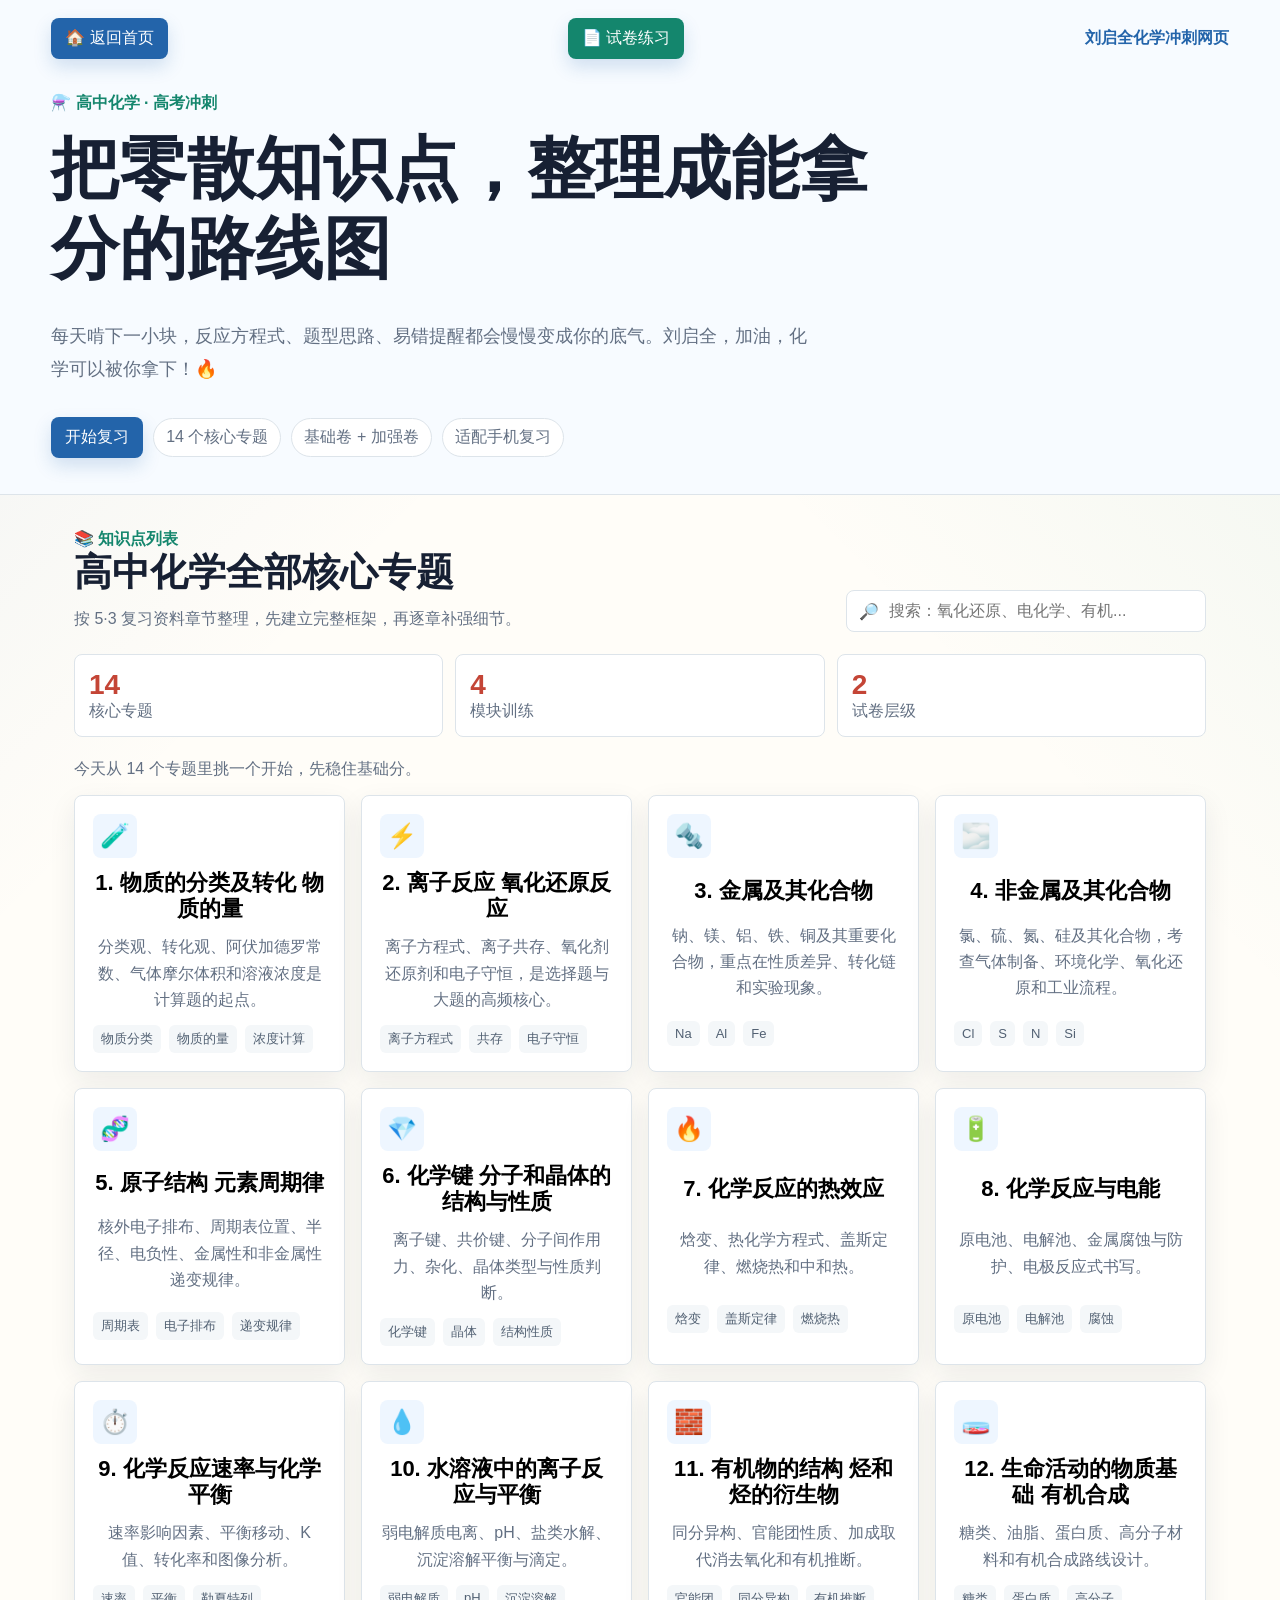
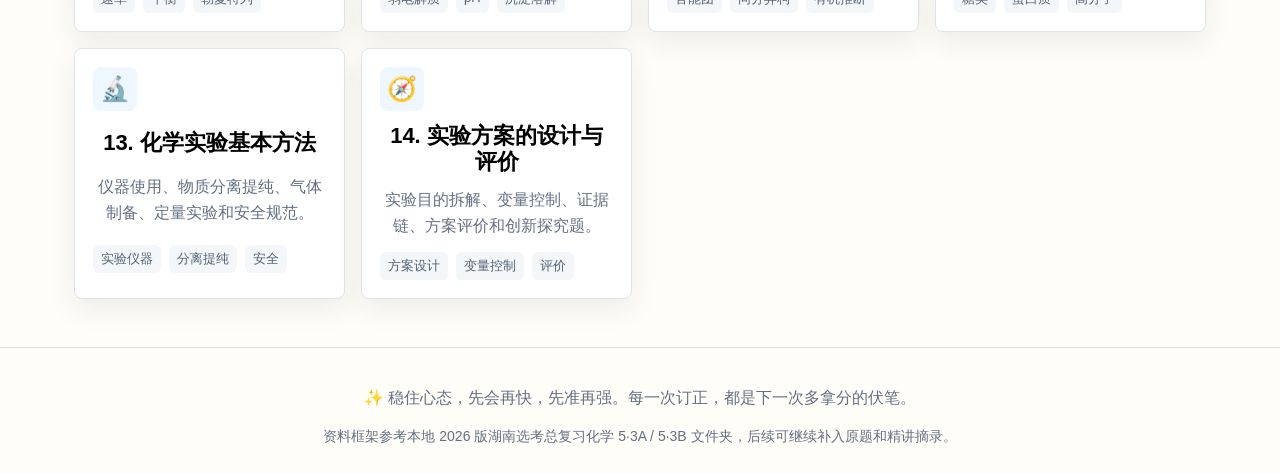
<file: index.html>
<!doctype html>
<html lang="zh-CN">
<head>
  <meta charset="utf-8">
  <meta name="viewport" content="width=device-width, initial-scale=1">
  <meta name="description" content="刘启全高中化学冲刺复习网页，覆盖知识点解读、题型、易错点、基础版试卷和加强版试卷。">
  <title>刘启全化学冲刺网页</title>
  <link rel="stylesheet" href="style.css">
</head>
<body>
  <header class="site-header">
    <div class="topbar">
      <button class="home-btn" type="button" data-home>🏠 返回首页</button>
      <button class="nav-link" type="button" data-paper-home>📄 试卷练习</button>
      <div class="brand">刘启全化学冲刺网页</div>
    </div>
    <section class="hero">
      <p class="eyebrow">⚗️ 高中化学 · 高考冲刺</p>
      <h1>把零散知识点，整理成能拿分的路线图</h1>
      <p class="hero-text">每天啃下一小块，反应方程式、题型思路、易错提醒都会慢慢变成你的底气。刘启全，加油，化学可以被你拿下！🔥</p>
      <div class="hero-actions">
        <a href="#topics" class="primary-link">开始复习</a>
        <span class="pill">14 个核心专题</span>
        <span class="pill">基础卷 + 加强卷</span>
        <span class="pill">适配手机复习</span>
      </div>
    </section>
  </header>

  <main>
    <section id="home-view" class="view active">
      <div class="section-head" id="topics">
        <div>
          <p class="eyebrow">📚 知识点列表</p>
          <h2>高中化学全部核心专题</h2>
          <p class="section-note">按 5·3 复习资料章节整理，先建立完整框架，再逐章补强细节。</p>
        </div>
        <label class="search-box">
          <span>🔎</span>
          <input id="searchInput" type="search" placeholder="搜索：氧化还原、电化学、有机...">
        </label>
      </div>
      <div class="stats" aria-label="复习概览">
        <div><strong id="topicCount">14</strong><span>核心专题</span></div>
        <div><strong>4</strong><span>模块训练</span></div>
        <div><strong>2</strong><span>试卷层级</span></div>
      </div>
      <p id="resultInfo" class="result-info"></p>
      <div id="topicGrid" class="topic-grid"></div>
    </section>

    <section id="detail-view" class="view">
      <button class="back-row" type="button" data-home>← 返回首页</button>
      <article id="topicDetail" class="detail"></article>
    </section>

    <section id="paper-view" class="view">
      <button class="back-row" type="button" data-home>← 返回首页</button>
      <div class="paper-layout">
        <aside class="paper-sidebar">
          <h2>专题试卷</h2>
          <p class="section-note">答案默认隐藏，做完再展开订正。</p>
          <div id="paperTopicList" class="paper-topic-list"></div>
        </aside>
        <article id="paperPage" class="detail"></article>
      </div>
    </section>
  </main>

  <footer class="footer">
    <p>✨ 稳住心态，先会再快，先准再强。每一次订正，都是下一次多拿分的伏笔。</p>
    <p class="source-note">资料框架参考本地 2026 版湖南选考总复习化学 5·3A / 5·3B 文件夹，后续可继续补入原题和精讲摘录。</p>
  </footer>

  <script src="script.js"></script>
</body>
</html>
</file>
<file: style.css>
:root {
  --ink: #172033;
  --muted: #637083;
  --paper: #fffdf8;
  --line: #dde4ea;
  --blue: #2364aa;
  --green: #14866d;
  --red: #c44536;
  --yellow: #f5b942;
  --violet: #7752a4;
  --shadow: 0 18px 45px rgba(23, 32, 51, 0.12);
}

* {
  box-sizing: border-box;
}

html {
  scroll-behavior: smooth;
}

body {
  margin: 0;
  font-family: "Microsoft YaHei", "PingFang SC", Arial, sans-serif;
  color: var(--ink);
  background:
    linear-gradient(135deg, rgba(35, 100, 170, 0.08), transparent 28%),
    linear-gradient(225deg, rgba(20, 134, 109, 0.08), transparent 30%),
    var(--paper);
}

button,
input {
  font: inherit;
}

.site-header {
  padding: 18px clamp(16px, 4vw, 56px) 36px;
  background: #f7fbff;
  border-bottom: 1px solid var(--line);
}

.topbar {
  display: flex;
  align-items: center;
  justify-content: space-between;
  gap: 16px;
  max-width: 1180px;
  margin: 0 auto 34px;
}

.brand {
  font-weight: 800;
  color: var(--blue);
}

.home-btn,
.back-row,
.primary-link,
.nav-link,
.paper-link {
  border: 0;
  border-radius: 8px;
  background: var(--blue);
  color: #fff;
  padding: 10px 14px;
  cursor: pointer;
  text-decoration: none;
  box-shadow: 0 8px 18px rgba(35, 100, 170, 0.18);
}

.home-btn:hover,
.back-row:hover,
.primary-link:hover,
.nav-link:hover,
.paper-link:hover {
  transform: translateY(-1px);
}

.nav-link {
  background: var(--green);
}

.paper-link {
  display: inline-flex;
  width: fit-content;
  margin-top: 14px;
  background: var(--red);
}

.hero {
  max-width: 1180px;
  min-height: 320px;
  margin: 0 auto;
  display: grid;
  align-content: center;
  gap: 14px;
}

.compact-hero {
  min-height: 220px;
}

.eyebrow {
  margin: 0;
  color: var(--green);
  font-weight: 800;
}

h1,
h2,
h3 {
  margin: 0;
  line-height: 1.18;
}

h1 {
  max-width: 820px;
  font-size: clamp(34px, 6vw, 68px);
  letter-spacing: 0;
}

h2 {
  font-size: clamp(24px, 3vw, 38px);
}

h3 {
  font-size: 22px;
}

.hero-text {
  max-width: 760px;
  color: var(--muted);
  font-size: 18px;
  line-height: 1.8;
}

.hero-actions {
  display: flex;
  flex-wrap: wrap;
  gap: 10px;
  align-items: center;
}

.pill {
  border: 1px solid var(--line);
  border-radius: 999px;
  padding: 8px 12px;
  background: #fff;
  color: var(--muted);
}

main {
  max-width: 1180px;
  margin: 0 auto;
  padding: 34px clamp(16px, 4vw, 24px) 48px;
}

.view {
  display: none;
}

.view.active {
  display: block;
}

.section-head {
  display: flex;
  justify-content: space-between;
  align-items: end;
  gap: 20px;
  margin-bottom: 22px;
}

.section-note,
.result-info,
.source-note {
  color: var(--muted);
  line-height: 1.7;
}

.section-note {
  margin: 10px 0 0;
}

.search-box {
  min-width: min(360px, 100%);
  display: flex;
  gap: 8px;
  align-items: center;
  border: 1px solid var(--line);
  border-radius: 8px;
  padding: 10px 12px;
  background: #fff;
}

.search-box input {
  width: 100%;
  border: 0;
  outline: 0;
  background: transparent;
}

.stats {
  display: grid;
  grid-template-columns: repeat(3, minmax(0, 1fr));
  gap: 12px;
  margin: 0 0 18px;
}

.stats div {
  border: 1px solid var(--line);
  border-radius: 8px;
  padding: 14px;
  background: #fff;
}

.stats strong {
  display: block;
  color: var(--red);
  font-size: 28px;
}

.stats span {
  color: var(--muted);
}

.result-info {
  min-height: 28px;
  margin: 0 0 12px;
}

.topic-grid {
  display: grid;
  grid-template-columns: repeat(auto-fit, minmax(250px, 1fr));
  gap: 16px;
}

.topic-card {
  min-height: 210px;
  border: 1px solid var(--line);
  border-radius: 8px;
  padding: 18px;
  background: #fff;
  box-shadow: 0 10px 28px rgba(23, 32, 51, 0.08);
  cursor: pointer;
  display: grid;
  gap: 12px;
  transition: 0.18s ease;
}

.topic-card:hover {
  border-color: var(--blue);
  transform: translateY(-3px);
  box-shadow: var(--shadow);
}

.topic-card .icon {
  width: 44px;
  height: 44px;
  display: grid;
  place-items: center;
  border-radius: 8px;
  background: #eef6ff;
  font-size: 24px;
}

.topic-card p {
  margin: 0;
  color: var(--muted);
  line-height: 1.65;
}

.tag-row {
  display: flex;
  flex-wrap: wrap;
  gap: 8px;
}

.tag {
  padding: 5px 8px;
  border-radius: 6px;
  background: #f4f7f9;
  color: #526173;
  font-size: 13px;
}

.back-row {
  margin-bottom: 18px;
}

.detail {
  display: grid;
  gap: 18px;
}

.detail-hero,
.content-block {
  border: 1px solid var(--line);
  border-radius: 8px;
  background: #fff;
  padding: clamp(18px, 3vw, 28px);
  box-shadow: 0 10px 28px rgba(23, 32, 51, 0.07);
}

.detail-hero {
  border-top: 6px solid var(--green);
}

.detail-visual {
  display: grid;
  grid-template-columns: minmax(280px, 1.2fr) minmax(240px, 0.8fr);
  gap: 18px;
  align-items: stretch;
}

.visual-card {
  border: 1px solid var(--line);
  border-radius: 8px;
  background:
    linear-gradient(135deg, rgba(245, 185, 66, 0.16), transparent 42%),
    #fff;
  padding: 18px;
  min-height: 220px;
  overflow: hidden;
}

.reaction-map {
  display: grid;
  gap: 12px;
  margin-top: 14px;
}

.reaction-node {
  display: grid;
  grid-template-columns: 42px 1fr;
  align-items: center;
  gap: 12px;
}

.reaction-node span:first-child {
  width: 42px;
  height: 42px;
  display: grid;
  place-items: center;
  border-radius: 50%;
  background: #eaf6f2;
  color: var(--green);
  font-weight: 800;
}

.reaction-node strong {
  display: block;
}

.arrow {
  color: var(--blue);
  font-size: 22px;
  padding-left: 17px;
}

.molecule-art {
  min-height: 260px;
  position: relative;
  background:
    radial-gradient(circle at 20% 30%, #2364aa 0 10px, transparent 11px),
    radial-gradient(circle at 62% 25%, #c44536 0 14px, transparent 15px),
    radial-gradient(circle at 76% 65%, #14866d 0 12px, transparent 13px),
    radial-gradient(circle at 36% 72%, #f5b942 0 11px, transparent 12px),
    linear-gradient(145deg, #eef6ff, #fffaf0);
}

.molecule-art::before,
.molecule-art::after {
  content: "";
  position: absolute;
  height: 3px;
  background: rgba(23, 32, 51, 0.24);
  transform-origin: left center;
}

.molecule-art::before {
  width: 210px;
  left: 25%;
  top: 38%;
  transform: rotate(17deg);
}

.molecule-art::after {
  width: 180px;
  left: 34%;
  top: 58%;
  transform: rotate(-28deg);
}

.visual-caption {
  margin-top: 14px;
  color: var(--muted);
  line-height: 1.7;
}

.detail-hero p,
.content-block p,
.content-block li {
  color: var(--muted);
  line-height: 1.75;
}

.content-grid {
  display: grid;
  grid-template-columns: repeat(auto-fit, minmax(260px, 1fr));
  gap: 16px;
}

.mini-panel {
  border-left: 4px solid var(--yellow);
  background: #fffaf0;
  padding: 14px;
  border-radius: 8px;
}

.mini-panel:nth-child(2) {
  border-left-color: var(--blue);
  background: #f2f7ff;
}

.mini-panel:nth-child(3) {
  border-left-color: var(--green);
  background: #f2fbf8;
}

.mini-panel:nth-child(4) {
  border-left-color: var(--violet);
  background: #f8f4ff;
}

.list {
  margin: 10px 0 0;
  padding-left: 20px;
}

.paper {
  display: grid;
  gap: 12px;
}

.question {
  border: 1px solid var(--line);
  border-radius: 8px;
  padding: 14px;
  background: #fbfcfe;
}

.answer {
  margin-top: 10px;
  padding: 10px 12px;
  border-radius: 8px;
  background: #eef8f4;
  color: #315f52;
}

.answer-toggle {
  border: 1px solid #b9d8cf;
  border-radius: 8px;
  padding: 10px 12px;
  background: #f5fbf8;
}

.answer-toggle summary {
  cursor: pointer;
  color: var(--green);
  font-weight: 800;
}

.paper-layout {
  display: grid;
  grid-template-columns: 280px 1fr;
  gap: 18px;
  align-items: start;
}

.paper-sidebar {
  position: sticky;
  top: 16px;
  border: 1px solid var(--line);
  border-radius: 8px;
  background: #fff;
  padding: 16px;
  box-shadow: 0 10px 28px rgba(23, 32, 51, 0.07);
}

.paper-topic-list {
  display: grid;
  gap: 8px;
  margin-top: 14px;
}

.paper-topic-list button {
  border: 1px solid var(--line);
  border-radius: 8px;
  padding: 10px;
  color: var(--ink);
  background: #fbfcfe;
  text-align: left;
  cursor: pointer;
}

.paper-topic-list button.active,
.paper-topic-list button:hover {
  border-color: var(--blue);
  color: var(--blue);
  background: #eef6ff;
}

.danger {
  border-left: 4px solid var(--red);
  background: #fff6f4;
}

.footer {
  padding: 24px;
  text-align: center;
  color: var(--muted);
  border-top: 1px solid var(--line);
}

.source-note {
  max-width: 860px;
  margin: 8px auto 0;
  font-size: 14px;
}

@media (max-width: 720px) {
  .topbar,
  .section-head {
    align-items: stretch;
    flex-direction: column;
  }

  .hero {
    min-height: 360px;
  }

  .home-btn,
  .back-row,
  .primary-link,
  .nav-link,
  .paper-link {
    text-align: center;
  }

  .stats {
    grid-template-columns: 1fr;
  }

  .detail-visual,
  .paper-layout {
    grid-template-columns: 1fr;
  }

  .paper-sidebar {
    position: static;
  }
}

@media print {
  .site-header,
  .footer,
  .back-row,
  .search-box,
  .stats,
  .result-info {
    display: none;
  }

  body {
    background: #fff;
  }

  main {
    max-width: none;
    padding: 0;
  }

  .view {
    display: block;
  }

  .content-block,
  .detail-hero {
    box-shadow: none;
    break-inside: avoid;
  }
}
</file>
